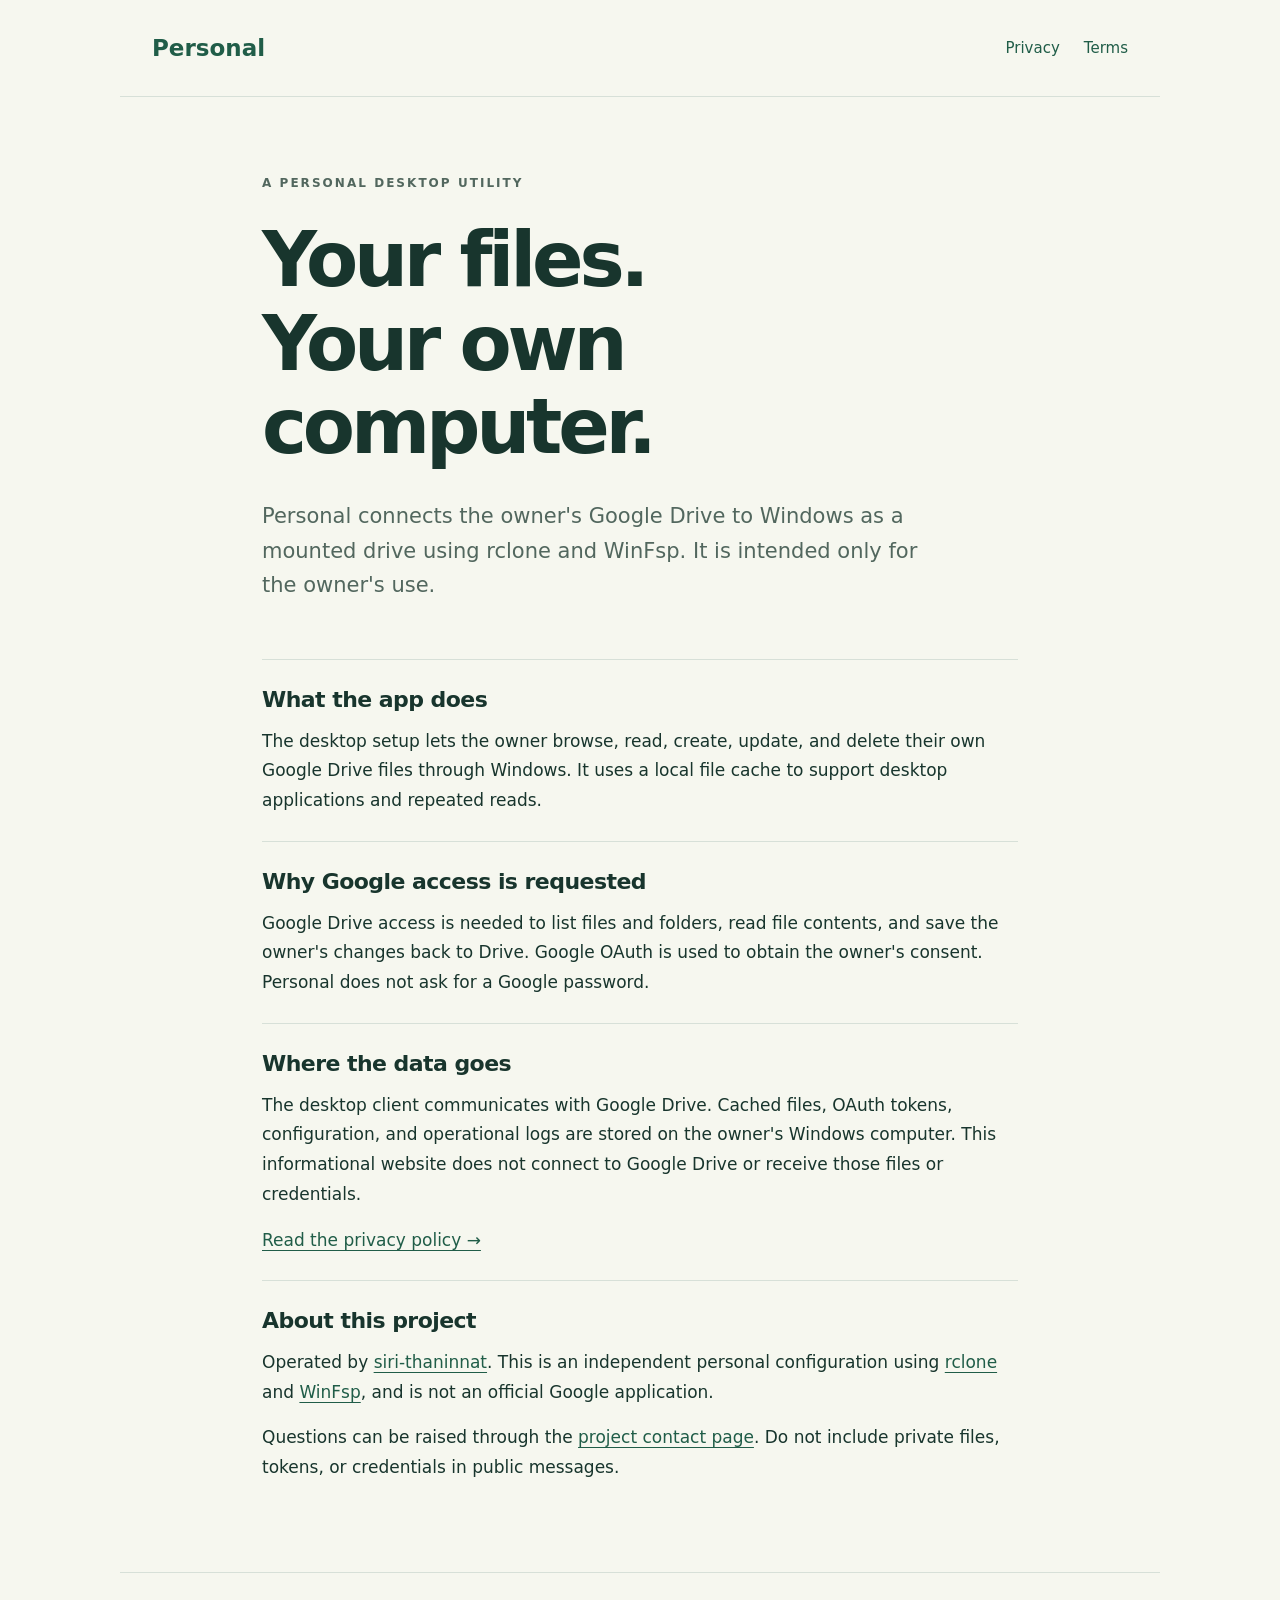
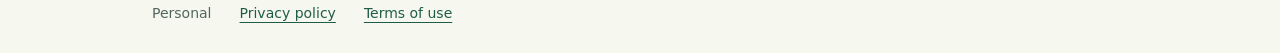
<file: index.html>
<!doctype html>
<html lang="en">
<head>
  <meta charset="utf-8">
  <meta name="viewport" content="width=device-width, initial-scale=1">
  <meta name="description" content="Personal is a private desktop setup that connects its owner's Google Drive to Windows using rclone.">
  <title>Personal · Private desktop file access</title>
  <link rel="stylesheet" href="style.css">
</head>
<body>
  <header><a class="brand" href="./">Personal</a><nav aria-label="Main navigation"><a href="privacy.html">Privacy</a><a href="terms.html">Terms</a></nav></header>
  <main>
    <p class="eyebrow">A personal desktop utility</p>
    <h1>Your files.<br>Your own computer.</h1>
    <p class="intro">Personal connects the owner's Google Drive to Windows as a mounted drive using rclone and WinFsp. It is intended only for the owner's use.</p>
    <section><h2>What the app does</h2><p>The desktop setup lets the owner browse, read, create, update, and delete their own Google Drive files through Windows. It uses a local file cache to support desktop applications and repeated reads.</p></section>
    <section><h2>Why Google access is requested</h2><p>Google Drive access is needed to list files and folders, read file contents, and save the owner's changes back to Drive. Google OAuth is used to obtain the owner's consent. Personal does not ask for a Google password.</p></section>
    <section><h2>Where the data goes</h2><p>The desktop client communicates with Google Drive. Cached files, OAuth tokens, configuration, and operational logs are stored on the owner's Windows computer. This informational website does not connect to Google Drive or receive those files or credentials.</p><p><a href="privacy.html">Read the privacy policy →</a></p></section>
    <section><h2>About this project</h2><p>Operated by <a href="https://github.com/siri-thaninnat">siri-thaninnat</a>. This is an independent personal configuration using <a href="https://rclone.org/">rclone</a> and <a href="https://winfsp.dev/">WinFsp</a>, and is not an official Google application.</p><p>Questions can be raised through the <a href="https://github.com/siri-thaninnat/siri-thaninnat.github.io/issues">project contact page</a>. Do not include private files, tokens, or credentials in public messages.</p></section>
  </main>
  <footer><span>Personal</span><a href="privacy.html">Privacy policy</a><a href="terms.html">Terms of use</a></footer>
</body>
</html>
</file>
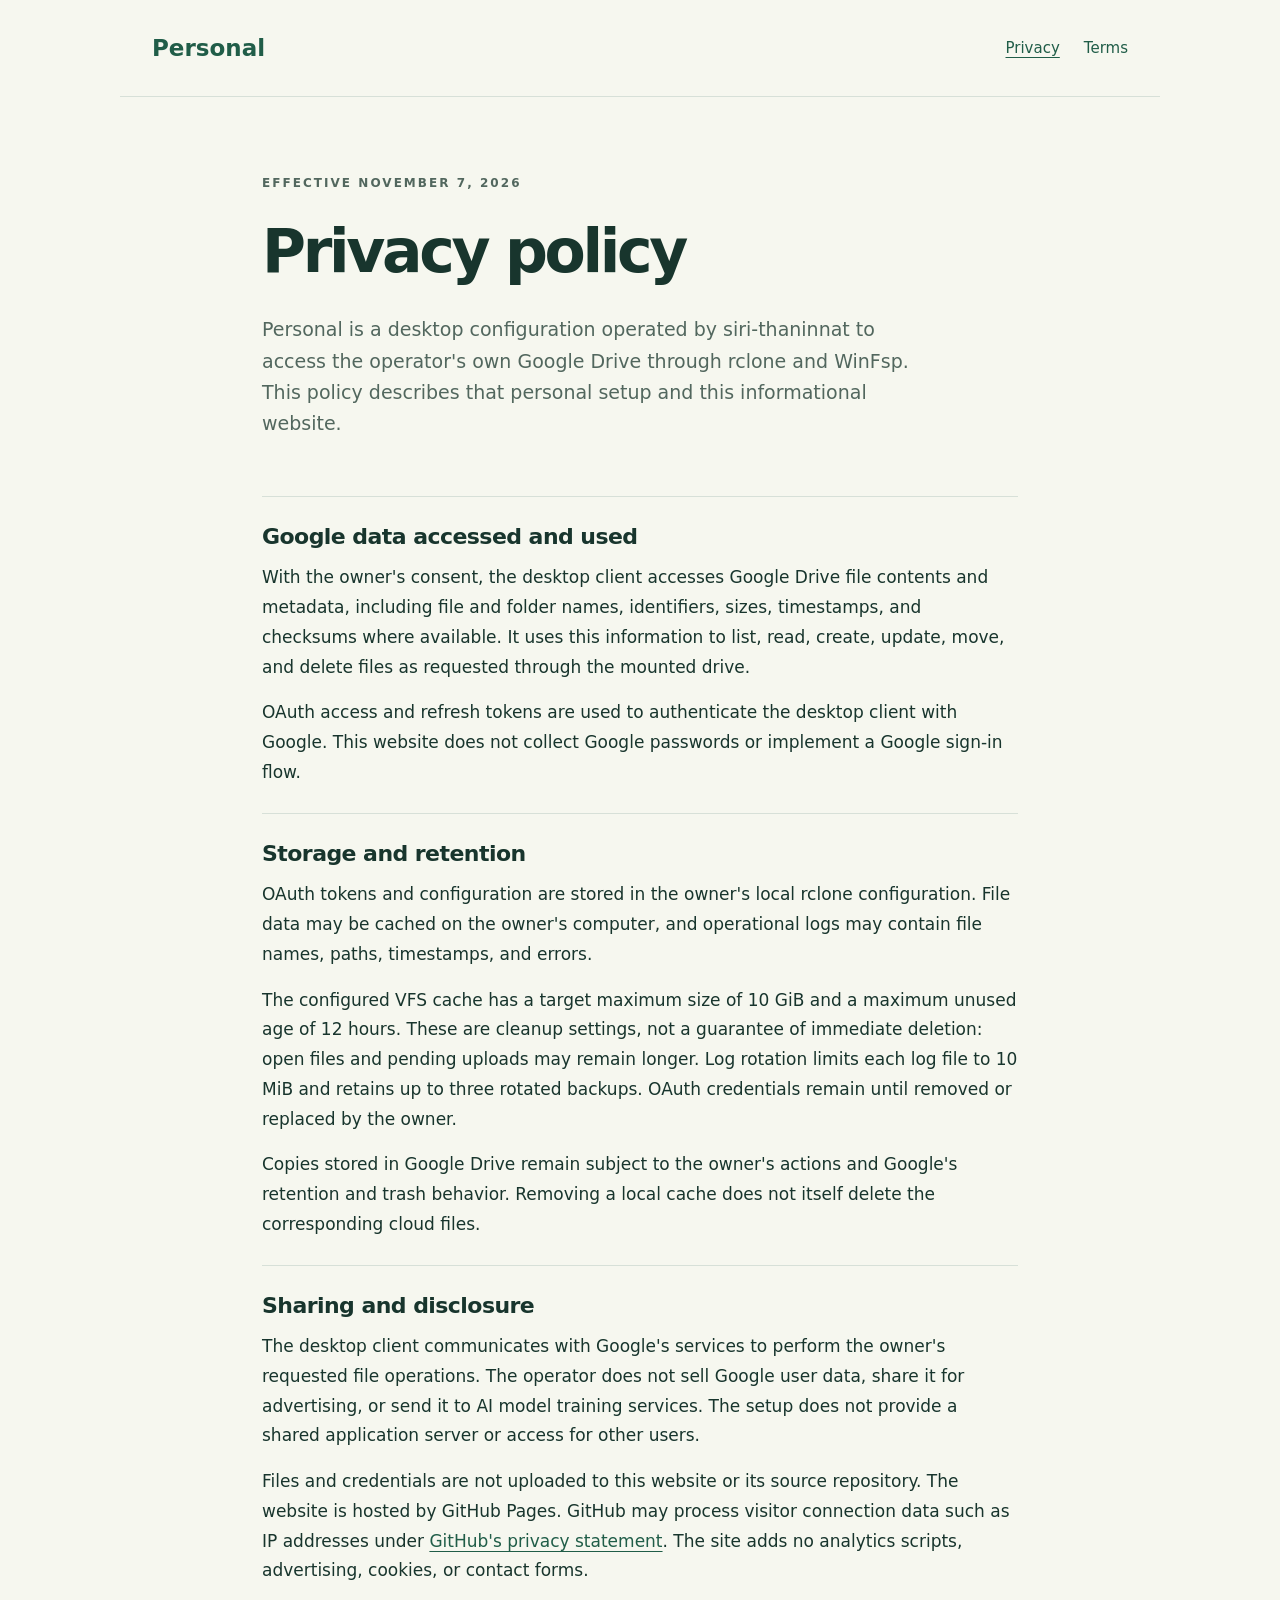
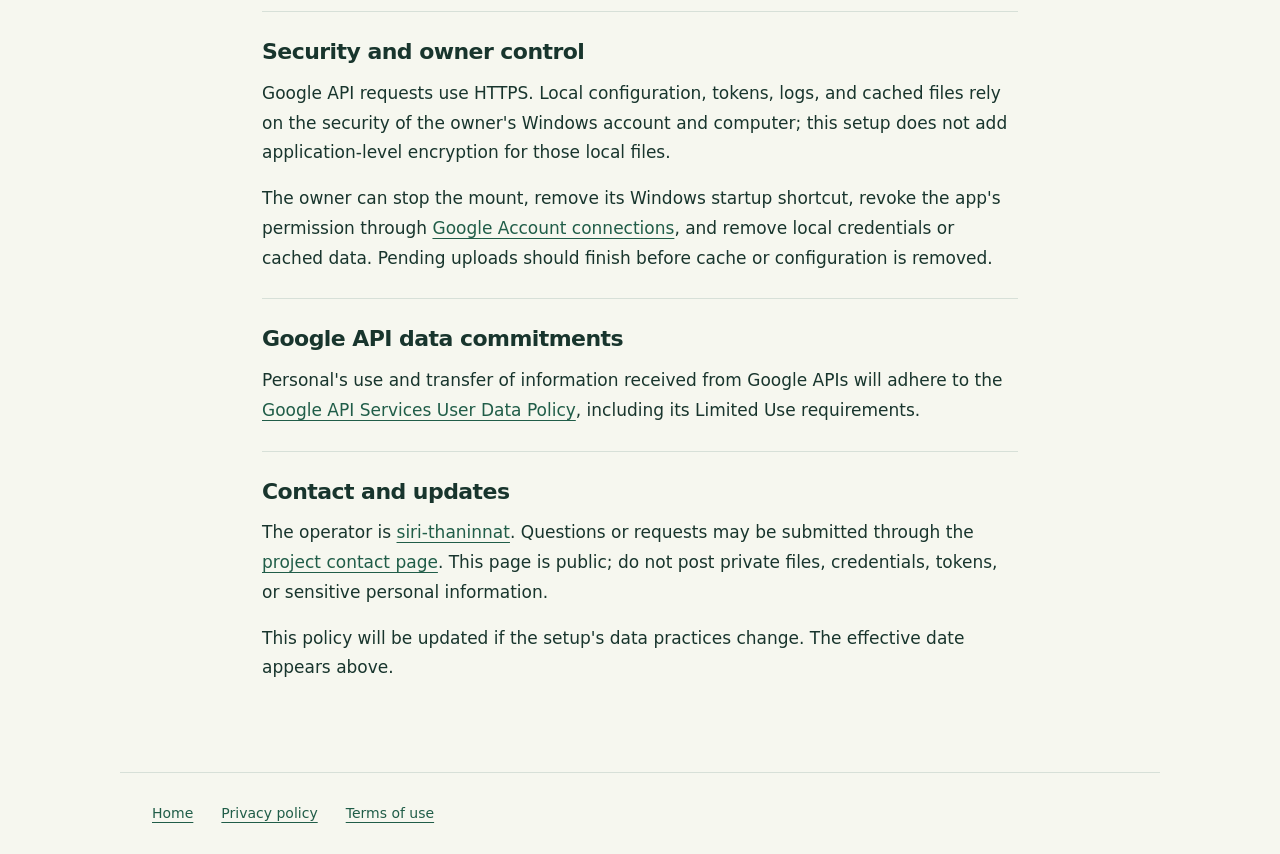
<file: privacy.html>
<!doctype html>
<html lang="en">
<head><meta charset="utf-8"><meta name="viewport" content="width=device-width, initial-scale=1"><title>Privacy policy · Personal</title><link rel="stylesheet" href="style.css"></head>
<body>
  <header><a class="brand" href="./">Personal</a><nav aria-label="Main navigation"><a href="privacy.html" aria-current="page">Privacy</a><a href="terms.html">Terms</a></nav></header>
  <main class="document">
    <p class="eyebrow">Effective November 7, 2026</p><h1>Privacy policy</h1>
    <p class="intro">Personal is a desktop configuration operated by siri-thaninnat to access the operator's own Google Drive through rclone and WinFsp. This policy describes that personal setup and this informational website.</p>
    <section><h2>Google data accessed and used</h2><p>With the owner's consent, the desktop client accesses Google Drive file contents and metadata, including file and folder names, identifiers, sizes, timestamps, and checksums where available. It uses this information to list, read, create, update, move, and delete files as requested through the mounted drive.</p><p>OAuth access and refresh tokens are used to authenticate the desktop client with Google. This website does not collect Google passwords or implement a Google sign-in flow.</p></section>
    <section><h2>Storage and retention</h2><p>OAuth tokens and configuration are stored in the owner's local rclone configuration. File data may be cached on the owner's computer, and operational logs may contain file names, paths, timestamps, and errors.</p><p>The configured VFS cache has a target maximum size of 10 GiB and a maximum unused age of 12 hours. These are cleanup settings, not a guarantee of immediate deletion: open files and pending uploads may remain longer. Log rotation limits each log file to 10 MiB and retains up to three rotated backups. OAuth credentials remain until removed or replaced by the owner.</p><p>Copies stored in Google Drive remain subject to the owner's actions and Google's retention and trash behavior. Removing a local cache does not itself delete the corresponding cloud files.</p></section>
    <section><h2>Sharing and disclosure</h2><p>The desktop client communicates with Google's services to perform the owner's requested file operations. The operator does not sell Google user data, share it for advertising, or send it to AI model training services. The setup does not provide a shared application server or access for other users.</p><p>Files and credentials are not uploaded to this website or its source repository. The website is hosted by GitHub Pages. GitHub may process visitor connection data such as IP addresses under <a href="https://docs.github.com/en/site-policy/privacy-policies/github-general-privacy-statement">GitHub's privacy statement</a>. The site adds no analytics scripts, advertising, cookies, or contact forms.</p></section>
    <section><h2>Security and owner control</h2><p>Google API requests use HTTPS. Local configuration, tokens, logs, and cached files rely on the security of the owner's Windows account and computer; this setup does not add application-level encryption for those local files.</p><p>The owner can stop the mount, remove its Windows startup shortcut, revoke the app's permission through <a href="https://myaccount.google.com/connections">Google Account connections</a>, and remove local credentials or cached data. Pending uploads should finish before cache or configuration is removed.</p></section>
    <section><h2>Google API data commitments</h2><p>Personal's use and transfer of information received from Google APIs will adhere to the <a href="https://developers.google.com/terms/api-services-user-data-policy">Google API Services User Data Policy</a>, including its Limited Use requirements.</p></section>
    <section><h2>Contact and updates</h2><p>The operator is <a href="https://github.com/siri-thaninnat">siri-thaninnat</a>. Questions or requests may be submitted through the <a href="https://github.com/siri-thaninnat/siri-thaninnat.github.io/issues">project contact page</a>. This page is public; do not post private files, credentials, tokens, or sensitive personal information.</p><p>This policy will be updated if the setup's data practices change. The effective date appears above.</p></section>
  </main>
  <footer><a href="./">Home</a><a href="privacy.html">Privacy policy</a><a href="terms.html">Terms of use</a></footer>
</body></html>
</file>
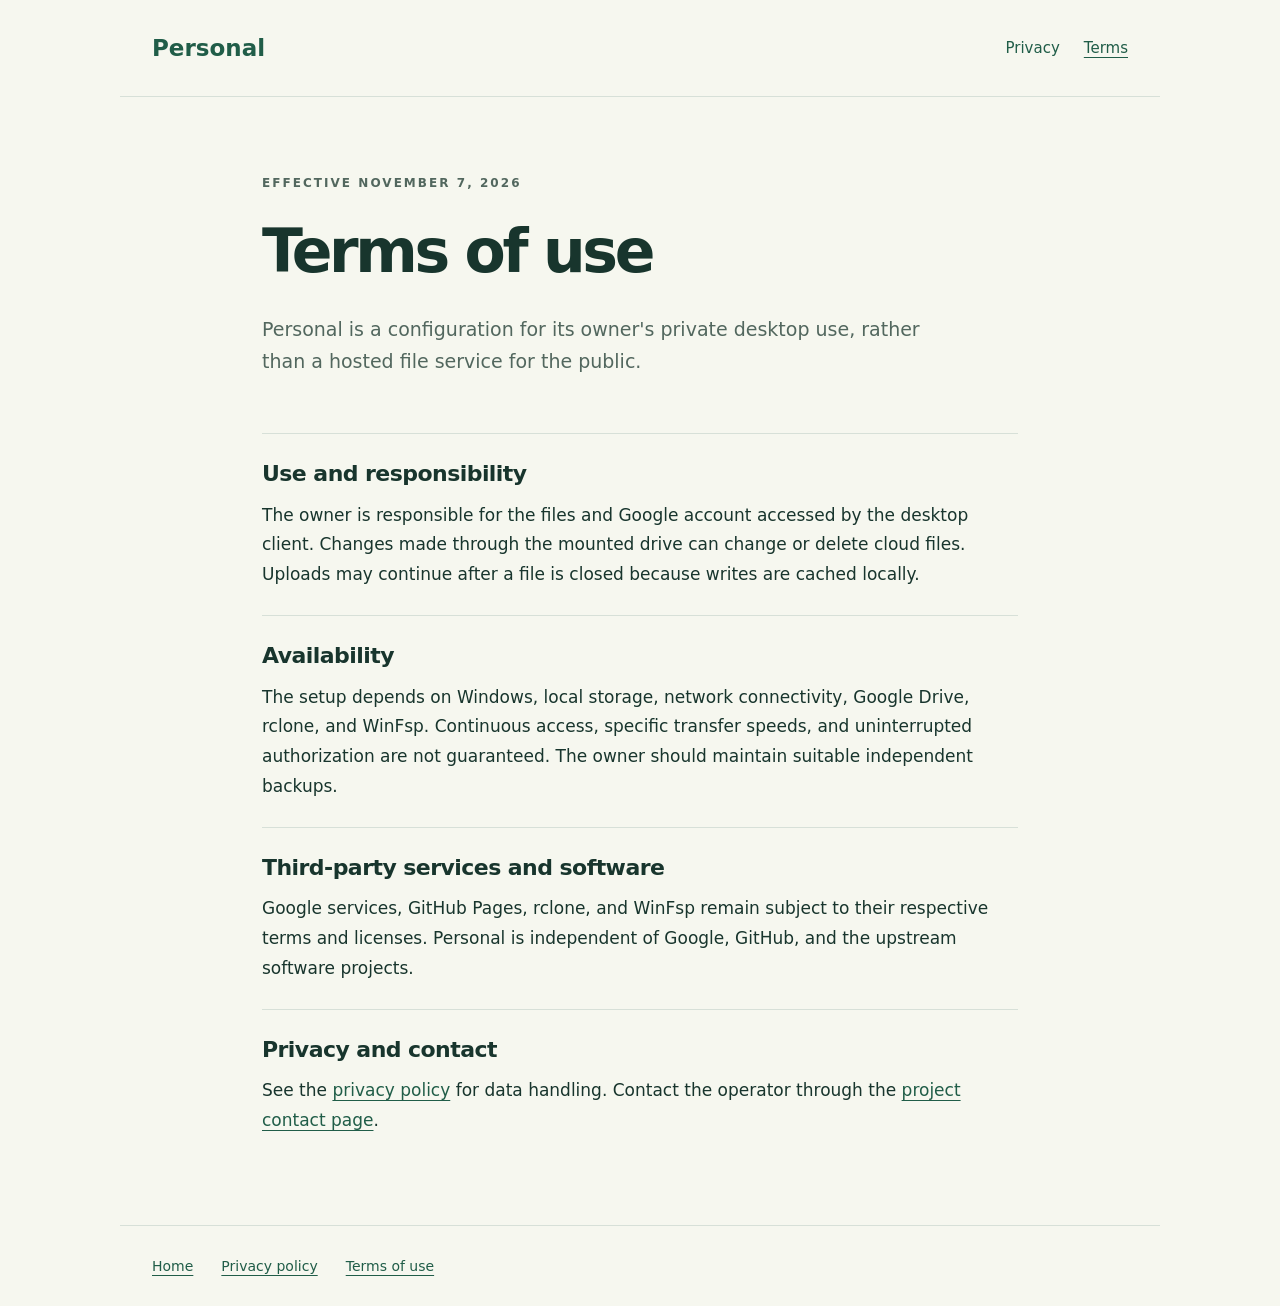
<file: terms.html>
<!doctype html>
<html lang="en">
<head><meta charset="utf-8"><meta name="viewport" content="width=device-width, initial-scale=1"><title>Terms of use · Personal</title><link rel="stylesheet" href="style.css"></head>
<body>
  <header><a class="brand" href="./">Personal</a><nav aria-label="Main navigation"><a href="privacy.html">Privacy</a><a href="terms.html" aria-current="page">Terms</a></nav></header>
  <main class="document"><p class="eyebrow">Effective November 7, 2026</p><h1>Terms of use</h1><p class="intro">Personal is a configuration for its owner's private desktop use, rather than a hosted file service for the public.</p>
    <section><h2>Use and responsibility</h2><p>The owner is responsible for the files and Google account accessed by the desktop client. Changes made through the mounted drive can change or delete cloud files. Uploads may continue after a file is closed because writes are cached locally.</p></section>
    <section><h2>Availability</h2><p>The setup depends on Windows, local storage, network connectivity, Google Drive, rclone, and WinFsp. Continuous access, specific transfer speeds, and uninterrupted authorization are not guaranteed. The owner should maintain suitable independent backups.</p></section>
    <section><h2>Third-party services and software</h2><p>Google services, GitHub Pages, rclone, and WinFsp remain subject to their respective terms and licenses. Personal is independent of Google, GitHub, and the upstream software projects.</p></section>
    <section><h2>Privacy and contact</h2><p>See the <a href="privacy.html">privacy policy</a> for data handling. Contact the operator through the <a href="https://github.com/siri-thaninnat/siri-thaninnat.github.io/issues">project contact page</a>.</p></section>
  </main><footer><a href="./">Home</a><a href="privacy.html">Privacy policy</a><a href="terms.html">Terms of use</a></footer>
</body></html>
</file>
<file: style.css>
:root{color-scheme:light;--ink:#18352d;--muted:#52675e;--line:#d7e0d8;--paper:#f6f7ef;--accent:#205d48}*{box-sizing:border-box}body{margin:0;background:var(--paper);color:var(--ink);font:17px/1.75 system-ui,-apple-system,BlinkMacSystemFont,"Segoe UI",sans-serif}a{color:var(--accent);text-underline-offset:4px}a:hover{color:#103c2b}a:focus-visible{outline:3px solid #aa7734;outline-offset:5px}header,footer{max-width:1040px;margin:auto;display:flex;align-items:center;gap:28px;padding:28px 32px}header{border-bottom:1px solid var(--line);justify-content:space-between}.brand{font-size:23px;font-weight:750;text-decoration:none}nav{display:flex;gap:24px}nav a{font-size:15px;text-decoration:none}nav a[aria-current]{text-decoration:underline}main{max-width:820px;padding:76px 32px 64px;margin:auto}.eyebrow{text-transform:uppercase;font-size:12px;letter-spacing:.17em;font-weight:700;color:var(--muted);margin:0 0 24px}h1{font-size:clamp(42px,7vw,76px);line-height:1.1;letter-spacing:-.055em;margin:0 0 30px;font-weight:650}.intro{font-size:21px;line-height:1.65;color:var(--muted);max-width:680px;margin-bottom:56px}section{padding:25px 0;border-top:1px solid var(--line)}h2{font-size:22px;line-height:1.35;letter-spacing:-.025em;margin:0 0 12px}p{margin:0 0 16px}section p:last-child{margin-bottom:0}footer{border-top:1px solid var(--line);font-size:14px;color:var(--muted);flex-wrap:wrap}.document h1{font-size:clamp(40px,6vw,60px)}.document .intro{font-size:19px}@media(max-width:560px){header,footer{padding:22px}main{padding:50px 22px}nav{gap:16px}.intro{font-size:19px;margin-bottom:38px}}
</file>
